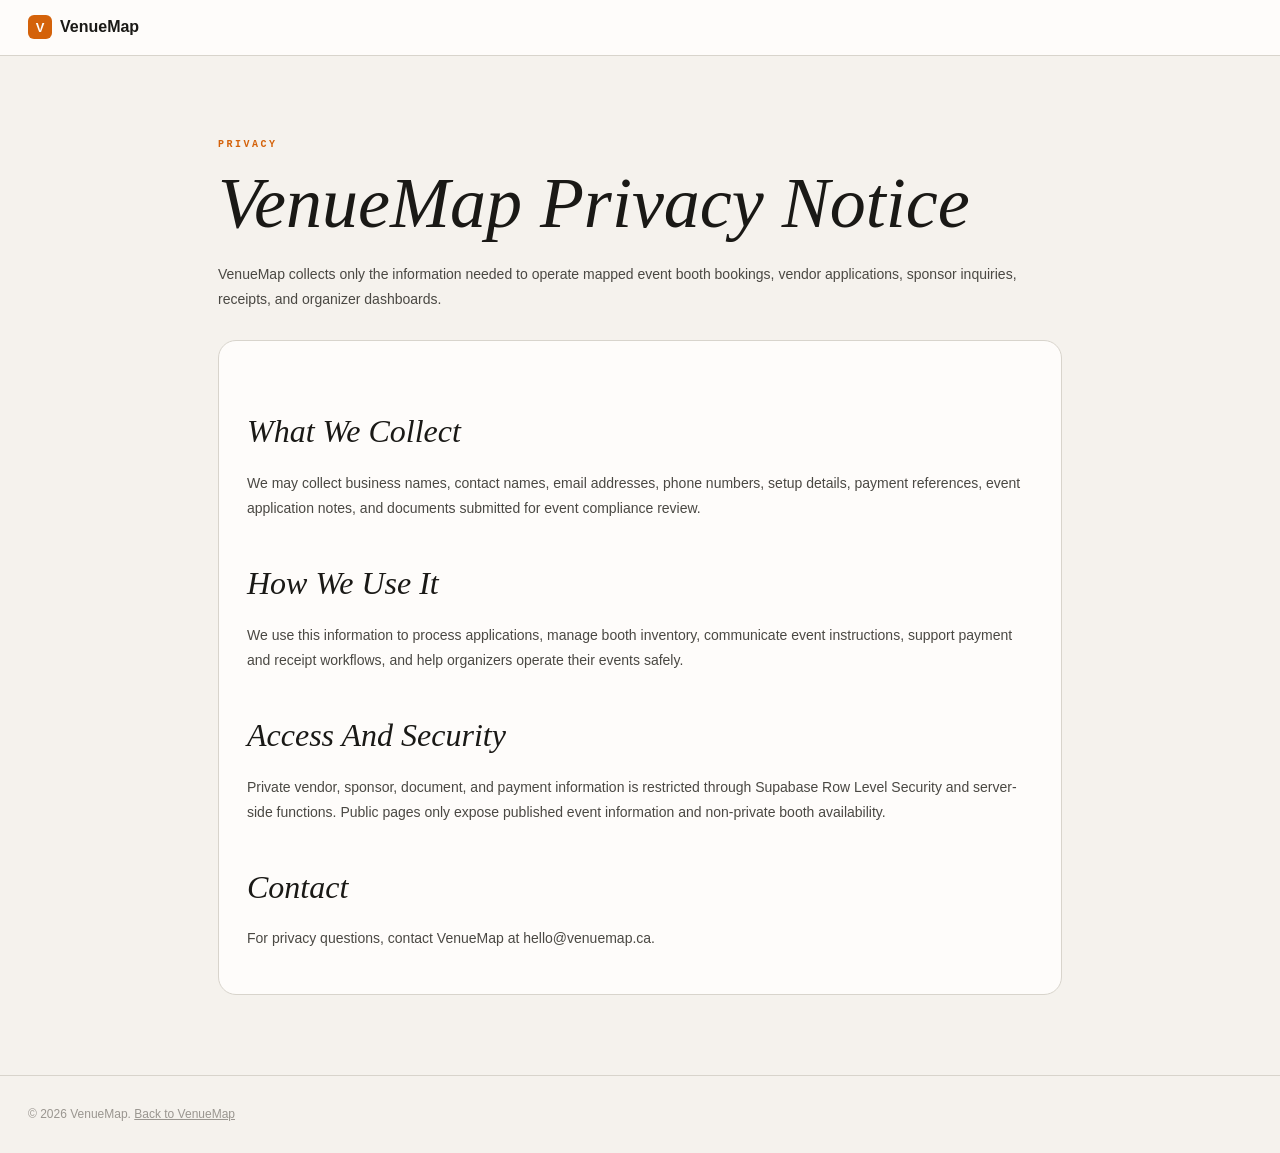
<file: privacy.html>
<!DOCTYPE html>
<html lang="en">
<head>
<meta charset="UTF-8">
<meta name="viewport" content="width=device-width, initial-scale=1.0">
<meta http-equiv="Content-Security-Policy" content="default-src 'self'; style-src 'self' 'unsafe-inline' https://fonts.googleapis.com; font-src https://fonts.gstatic.com; img-src 'self' data: https:; frame-ancestors 'none'; base-uri 'self'; form-action 'self'">
<meta http-equiv="X-Frame-Options" content="DENY">
<meta http-equiv="X-Content-Type-Options" content="nosniff">
<meta name="referrer" content="strict-origin-when-cross-origin">
<title>Privacy — VenueMap</title>
<link rel="preconnect" href="https://fonts.googleapis.com">
<link href="https://fonts.googleapis.com/css2?family=Instrument+Serif:ital@0;1&family=Syne:wght@400;500;600;700;800&family=JetBrains+Mono:wght@400;500&display=swap" rel="stylesheet">
<style>
*,*::before,*::after{box-sizing:border-box;margin:0;padding:0}
:root{
  --bg:#f5f2ed;
  --bg2:#edeae4;
  --white:#fefcfa;
  --ink:#1a1916;
  --ink2:#4a4843;
  --ink3:#9a9690;
  --border:#d8d4cc;
  --border2:#c8c4bc;
  --amber:#d4620a;
  --amber-light:#f07030;
  --amber-bg:#fdf0e8;
  --amber-border:#f0c8a8;
  --green:#1a6b3c;
  --green-bg:#e8f5ee;
  --red:#c0392b;
  --red-bg:#fde8e8;
  --blue:#1d4ed8;
  --blue-bg:#eff6ff;
  --serif:'Instrument Serif',serif;
  --sans:'Syne',sans-serif;
  --mono:'JetBrains Mono',monospace;
}
body{background:var(--bg);color:var(--ink);font-family:var(--sans);font-size:14px;line-height:1.8}
nav{height:56px;background:var(--white);border-bottom:1px solid var(--border);display:flex;align-items:center;padding:0 28px;gap:18px;position:sticky;top:0}
.logo{font-size:16px;font-weight:800;color:var(--ink);text-decoration:none;display:flex;align-items:center;gap:8px}
.logo-mark{width:24px;height:24px;background:var(--amber);border-radius:6px;color:var(--white);display:flex;align-items:center;justify-content:center;font-size:13px;font-weight:800}
main{max-width:900px;margin:0 auto;padding:80px 28px}
.eyebrow{font-family:var(--mono);font-size:10px;font-weight:800;letter-spacing:2.5px;text-transform:uppercase;color:var(--amber);margin-bottom:12px}
h1{font-family:var(--serif);font-style:italic;font-size:clamp(42px,7vw,72px);line-height:1.05;font-weight:400;margin-bottom:20px}
h2{font-family:var(--serif);font-style:italic;font-size:32px;font-weight:400;margin:34px 0 10px}
p{color:var(--ink2);margin-bottom:14px}
.card{background:var(--white);border:1px solid var(--border);border-radius:18px;padding:28px;margin-top:28px}
footer{border-top:1px solid var(--border);padding:28px;color:var(--ink3);font-size:12px}
footer a{color:var(--ink3)}
@media(max-width:768px){main{padding:60px 20px}nav{padding:0 20px}}
</style>
</head>
<body>
<nav><a class="logo" href="vancouver_platform.html"><span class="logo-mark">V</span>VenueMap</a></nav>
<main>
  <div class="eyebrow">Privacy</div>
  <h1>VenueMap Privacy Notice</h1>
  <p>VenueMap collects only the information needed to operate mapped event booth bookings, vendor applications, sponsor inquiries, receipts, and organizer dashboards.</p>
  <div class="card">
    <h2>What We Collect</h2>
    <p>We may collect business names, contact names, email addresses, phone numbers, setup details, payment references, event application notes, and documents submitted for event compliance review.</p>
    <h2>How We Use It</h2>
    <p>We use this information to process applications, manage booth inventory, communicate event instructions, support payment and receipt workflows, and help organizers operate their events safely.</p>
    <h2>Access And Security</h2>
    <p>Private vendor, sponsor, document, and payment information is restricted through Supabase Row Level Security and server-side functions. Public pages only expose published event information and non-private booth availability.</p>
    <h2>Contact</h2>
    <p>For privacy questions, contact VenueMap at hello@venuemap.ca.</p>
  </div>
</main>
<footer>© 2026 VenueMap. <a href="vancouver_platform.html">Back to VenueMap</a></footer>
</body>
</html>
</file>
